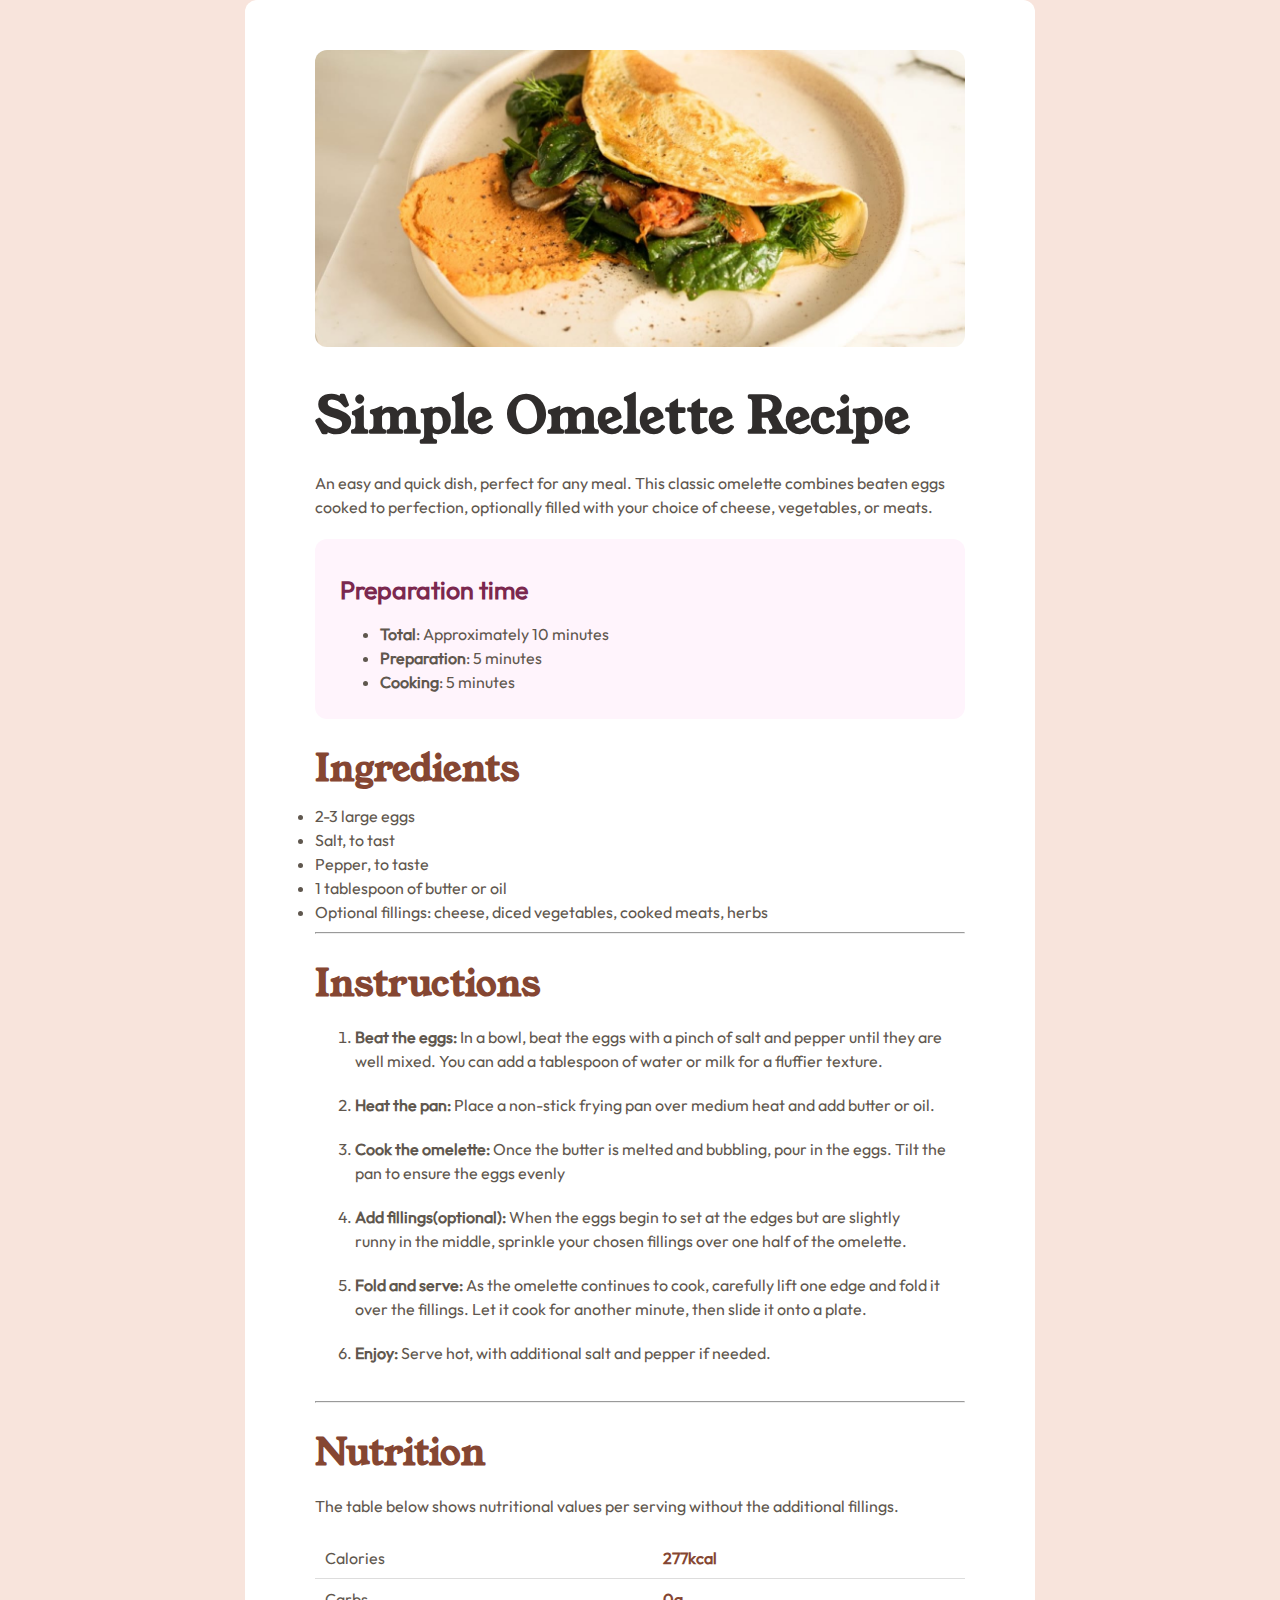
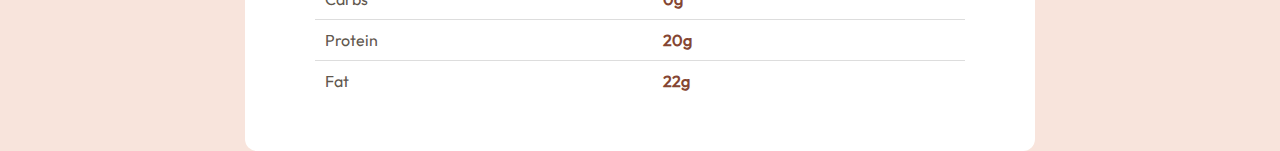
<file: index.html>
<!DOCTYPE html>
<html lang="en">
<head>
    <meta charset="UTF-8">
    <meta name="viewport" content="width=device-width, initial-scale=1.0">
    <link rel="icon" href="favicon-32x32.png"/>
    <link rel="stylesheet" href="styles.css"/>
    <title>Frontend Mentor | Recipe Page</title>
</head>
<body>
    <div class="bg">
    <div class="container">
    <img src="image-omelette.jpeg">
    <h1 class="SimpleRecipe">Simple Omelette Recipe</h1>
    <p>An easy and quick dish, perfect for any meal. This classic omelette combines beaten eggs<br>cooked to perfection, optionally filled with your choice of cheese, vegetables, or meats.</p>
        <div class="preparation">
    <h2>Preparation time</h2>
    <ul>
        <li><strong>Total</strong>: Approximately 10 minutes</li>
        <li><strong>Preparation</strong>: 5 minutes</li>
        <li><strong>Cooking</strong>: 5 minutes</li>
    </ul> 
        </div>
    <h1>Ingredients</h1>
    <li class="brownbullet">2-3 large eggs</li>
    <li class="brownbullet">Salt, to tast</li>
    <li class="brownbullet">Pepper, to taste</li>
    <li class="brownbullet">1 tablespoon of butter or oil</li>
    <li class="brownbullet">Optional fillings: cheese, diced vegetables, cooked meats, herbs</li>
<hr>
    <h1>Instructions</h1>
    <ol>
    <li class="brownbullet"><strong>Beat the eggs:</strong> In a bowl, beat the eggs with a pinch of salt and pepper until they are<br>well mixed. You can add a tablespoon of water or milk for a fluffier texture.</li><br>
    <li class="brownbullet"><strong>Heat the pan:</strong> Place a non-stick frying pan over medium heat and add butter or oil.</li><br>
    <li class="brownbullet"><strong>Cook the omelette:</strong> Once the butter is melted and bubbling, pour in the eggs. Tilt the<br>pan to ensure the eggs evenly</li><br>
    <li class="brownbullet"><strong>Add fillings(optional):</strong> When the eggs begin to set at the edges but are slightly<br>runny in the middle, sprinkle your chosen fillings over one half of the omelette.</li><br>
    <li class="brownbullet"><strong>Fold and serve:</strong> As the omelette continues to cook, carefully lift one edge and fold it<br>over the fillings. Let it cook for another minute, then slide it onto a plate.</li><br>
    <li class="brownbullet"><strong>Enjoy:</strong> Serve hot, with additional salt and pepper if needed.</li><br>
</ol>
<hr>    
    <h1>Nutrition</h1>
    <p>The table below shows nutritional values per serving without the additional fillings.</p>
    
    <table>
        <tr>
            <td class="value">Calories</td>
            <td class="bulk"><strong>277kcal</strong></td>
        </tr>
        <tr>
            <td class="value">Carbs</td>
            <td class="bulk"><strong>0g</strong></td>
        </tr><tr>
            <td class="value">Protein</td>
            <td class="bulk"><strong>20g</strong></td>
        </tr><tr>
            <td class="value">Fat</td>
            <td class="bulk"><strong>22g</strong></td>
        </tr>
    </table>
</div>
</div>
</body>
</html>
</file>
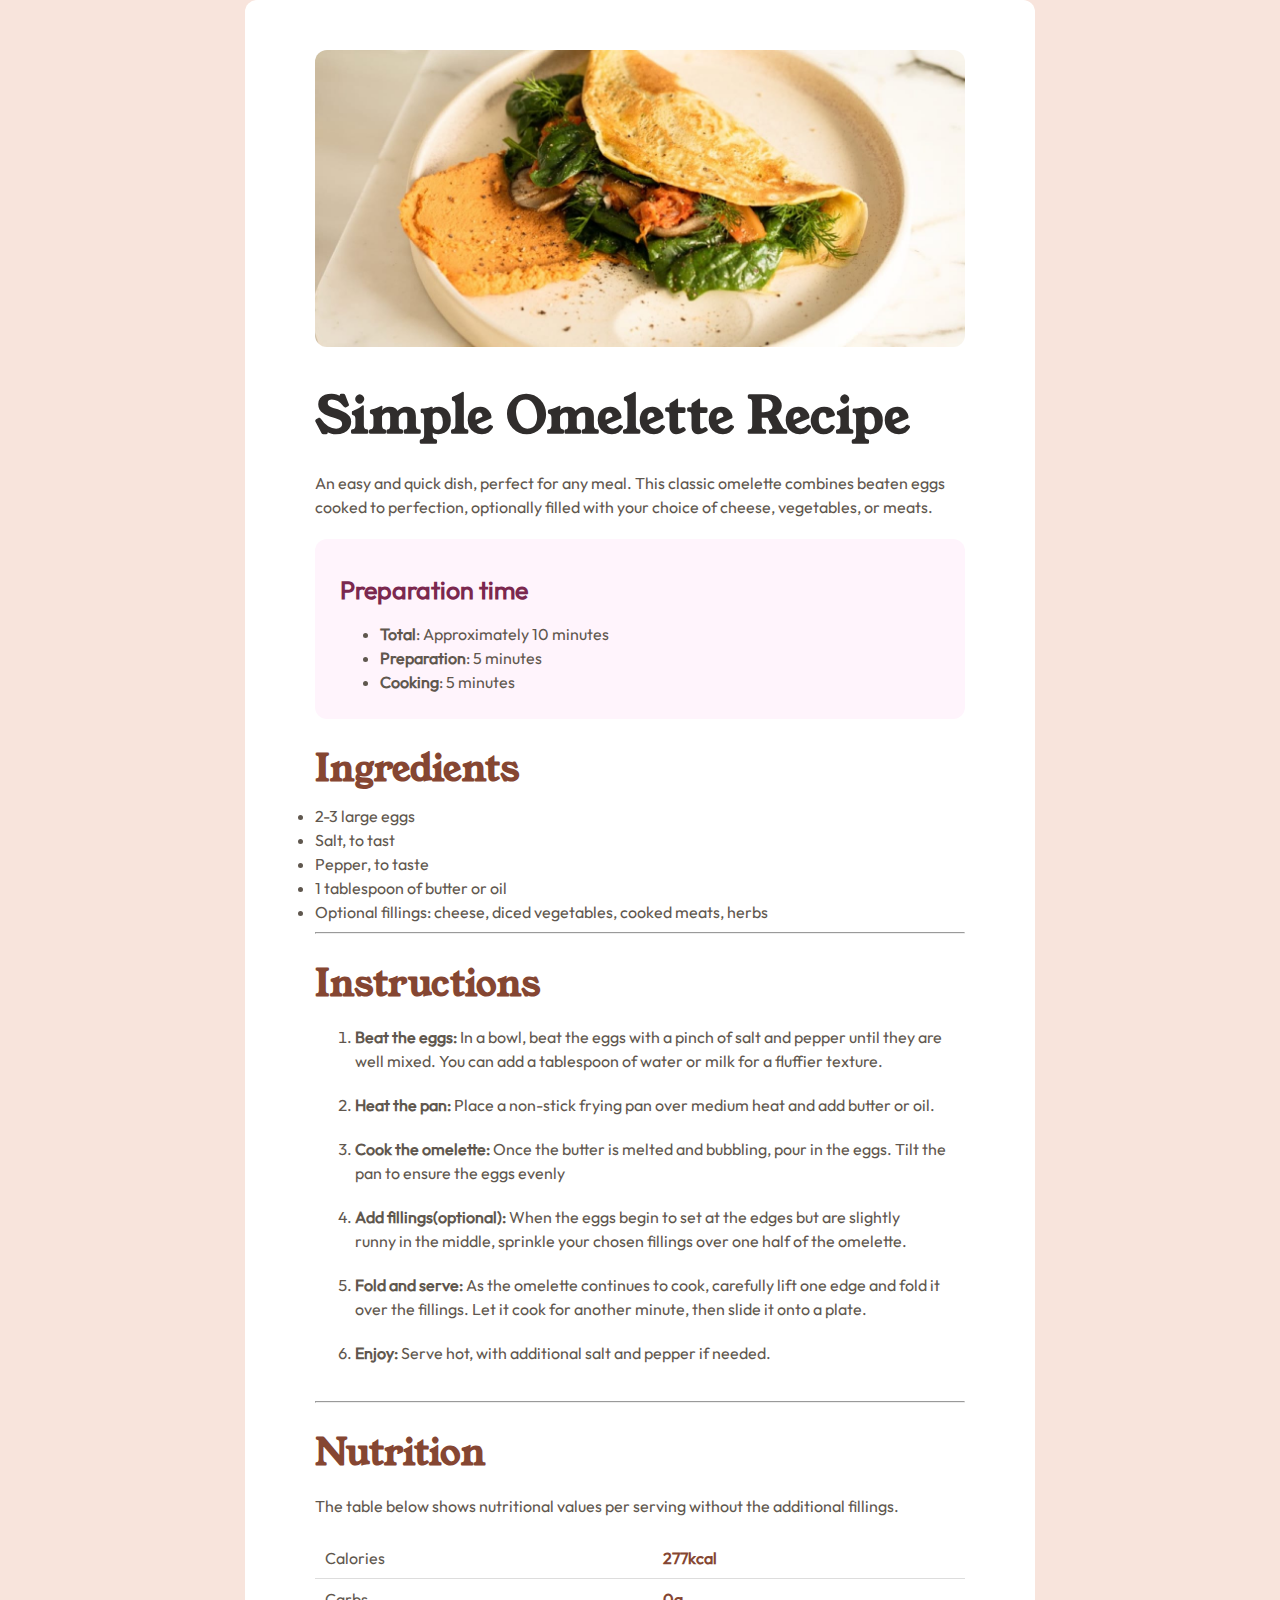
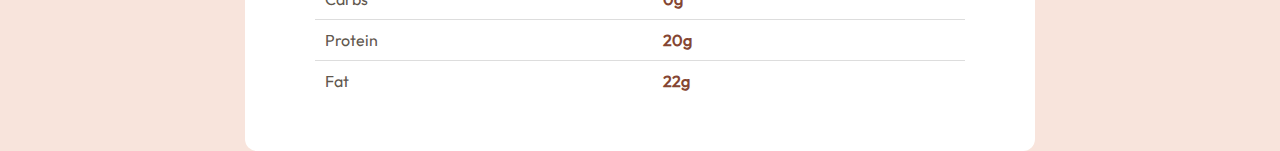
<file: code.html>
<!DOCTYPE html>
<html lang="en">
<head>
    <meta charset="UTF-8">
    <meta name="viewport" content="width=device-width, initial-scale=1.0">
    <link rel="icon" href="favicon-32x32.png"/>
    <link rel="stylesheet" href="styles.css"/>
    <title>Frontend Mentor | Recipe Page</title>
</head>
<body>
    <div class="bg">
    <div class="container">
    <img src="image-omelette.jpeg">
    <h1 class="SimpleRecipe">Simple Omelette Recipe</h1>
    <p>An easy and quick dish, perfect for any meal. This classic omelette combines beaten eggs<br>cooked to perfection, optionally filled with your choice of cheese, vegetables, or meats.</p>
        <div class="preparation">
    <h2>Preparation time</h2>
    <ul>
        <li><strong>Total</strong>: Approximately 10 minutes</li>
        <li><strong>Preparation</strong>: 5 minutes</li>
        <li><strong>Cooking</strong>: 5 minutes</li>
    </ul> 
        </div>
    <h1>Ingredients</h1>
    <li class="brownbullet">2-3 large eggs</li>
    <li class="brownbullet">Salt, to tast</li>
    <li class="brownbullet">Pepper, to taste</li>
    <li class="brownbullet">1 tablespoon of butter or oil</li>
    <li class="brownbullet">Optional fillings: cheese, diced vegetables, cooked meats, herbs</li>
<hr>
    <h1>Instructions</h1>
    <ol>
    <li class="brownbullet"><strong>Beat the eggs:</strong> In a bowl, beat the eggs with a pinch of salt and pepper until they are<br>well mixed. You can add a tablespoon of water or milk for a fluffier texture.</li><br>
    <li class="brownbullet"><strong>Heat the pan:</strong> Place a non-stick frying pan over medium heat and add butter or oil.</li><br>
    <li class="brownbullet"><strong>Cook the omelette:</strong> Once the butter is melted and bubbling, pour in the eggs. Tilt the<br>pan to ensure the eggs evenly</li><br>
    <li class="brownbullet"><strong>Add fillings(optional):</strong> When the eggs begin to set at the edges but are slightly<br>runny in the middle, sprinkle your chosen fillings over one half of the omelette.</li><br>
    <li class="brownbullet"><strong>Fold and serve:</strong> As the omelette continues to cook, carefully lift one edge and fold it<br>over the fillings. Let it cook for another minute, then slide it onto a plate.</li><br>
    <li class="brownbullet"><strong>Enjoy:</strong> Serve hot, with additional salt and pepper if needed.</li><br>
</ol>
<hr>    
    <h1>Nutrition</h1>
    <p>The table below shows nutritional values per serving without the additional fillings.</p>
    
    <table>
        <tr>
            <td class="value">Calories</td>
            <td class="bulk"><strong>277kcal</strong></td>
        </tr>
        <tr>
            <td class="value">Carbs</td>
            <td class="bulk"><strong>0g</strong></td>
        </tr><tr>
            <td class="value">Protein</td>
            <td class="bulk"><strong>20g</strong></td>
        </tr><tr>
            <td class="value">Fat</td>
            <td class="bulk"><strong>22g</strong></td>
        </tr>
    </table>
</div>
</div>
</body>
</html>
</file>
<file: styles.css>
@font-face {
    font-family: YoungSerif;
    src: url('YoungSerif-Regular.ttf');
}
@font-face {
    font-family: Outfit;
    src: url('Outfit-Regular.ttf');
}

body {
    margin: 0;
    padding: 0;
    background-color: #f8e4dc;
    font-family: Outfit;
}

.container {
    margin:auto;
    background-color: #ffffff;
    width: 650px;
    border-radius: 12px;
    padding: 50px 70px;
}

img {
    width: 100%;
    border-radius: 12px;
    display: block;
    margin: 0 auto 20px auto; 
}

h1 {
    font-family: YoungSerif;
    color: hsl(14, 45%, 36%); 
    font-size: 36px;
    margin-bottom: 10px;
}

p {
    font-family: Outfit;
    font-size: 16px;
    line-height: 1.5;
    color: hsl(30, 10%, 34%);
    margin-bottom: 20px;
}

h2 {
    font-family: Outfit;
    color: hsl(332, 51%, 32%);
    font-size: 25px;
    margin-top: 30px;
    margin-bottom: 10px;
}

.SimpleRecipe {
    font-family: YoungSerif;
    color: hsl(24, 5%, 18%);
    font-size: 50px;
    word-wrap: break-word;
    margin-bottom: 20px;
}

.preparation {
    font-family: Outfit;
    background-color: #fff4fc;
    padding: 5px;
    border-radius: 12px;
    padding-left: 25px;
    padding-right: 25px;
}

.brownbullet {
    font-family: Outfit;
    color: hsl(30, 10%, 34%);
}

ul {
    list-style-type: disc;
    margin-bottom: 20px;
}

li {
    font-family: Outfit;
    color: hsl(30, 10%, 34%);
    font-size: 16px;
    line-height: 1.5;
}

table {
    width: 100%;
    border-collapse: collapse;
    margin-top: 20px;
}
.value {
    font-family: Outfit;
    color: hsl(30, 10%, 34%);
}
th, td {
    text-align: left;
    padding: 10px;
    border-bottom: 1px solid #ddd;
}

.bulk {
    font-family: Outfit;
    color: hsl(14, 45%, 36%);
}

tr:hover {
    background-color: #f8f1ef;
}

tr:last-child td {
    border-bottom: none;
}

footer {
    text-align: center;
    font-family: Outfit, sans-serif;
    font-size: 14px;
    color: hsl(30, 10%, 34%);
    margin-top: 30px;
}
</file>
